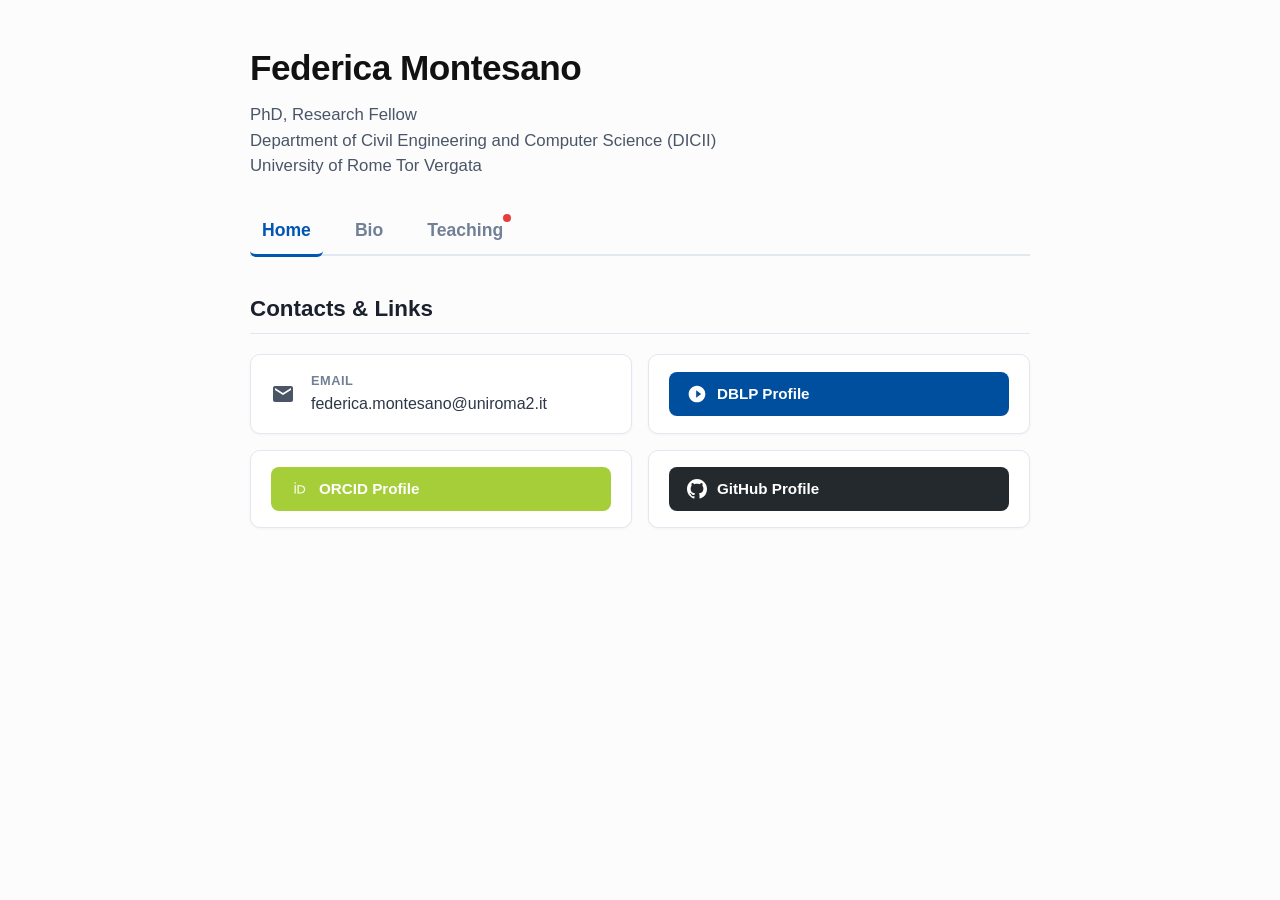
<file: index.html>
<!DOCTYPE html>
<html lang="it">
<head>
    <meta charset="UTF-8">
    <meta name="viewport" content="width=device-width, initial-scale=1.0">
    <title>Federica Montesano | Academic Homepage</title>
    <link rel="stylesheet" href="style.css">
</head>
<body>

    <header>
        <h1>Federica Montesano</h1>
        <p class="affiliation">
            PhD, Research Fellow<br>
            Department of Civil Engineering and Computer Science (DICII)<br>
            University of Rome Tor Vergata
        </p>
    </header>

    <nav>
        <a href="index.html" class="active">Home</a>
        <a href="bio.html">Bio</a>
        <a href="teaching.html" class="has-new">Teaching</a>
    </nav>

    <main>
        <h2>Contacts & Links</h2>
        <div class="contacts-grid">
            <div class="contact-card">
                <svg class="contact-icon" viewBox="0 0 24 24"><path d="M20 4H4c-1.1 0-1.99.9-1.99 2L2 18c0 1.1.9 2 2 2h16c1.1 0 2-.9 2-2V6c0-1.1-.9-2-2-2zm0 4l-8 5-8-5V6l8 5 8-5v2z"/></svg>
                <div class="contact-info">
                    <span class="contact-label">Email</span>
                    <a href="mailto:federica.montesano@uniroma2.it" class="contact-value">federica.montesano@uniroma2.it</a>
                </div>
            </div>

            <div class="contact-card">
                <a href="https://dblp.org/pid/322/9845.html" target="_blank" class="badge-link badge-dblp">
                    <svg viewBox="0 0 24 24"><path d="M12 2C6.48 2 2 6.48 2 12s4.48 10 10 10 10-4.48 10-10S17.52 2 12 2zm-1 14.5v-9l6 4.5-6 4.5z"/></svg>
                    DBLP Profile
                </a>
            </div>

            <div class="contact-card">
                <a href="https://orcid.org/0000-0002-9875-6601" target="_blank" class="badge-link badge-orcid">
                    <svg viewBox="0 0 256 256"><path d="M256 128c0 70.7-57.3 128-128 128S0 198.7 0 128 57.3 0 128 0s128 57.3 128 128z" fill="#a6ce39"/><path d="M86.3 186.2H70.9V79.1h15.4v107.1zM108.9 79.1h41.6c39.6 0 57 28.3 57 53.6 0 27.5-21.5 53.5-56.8 53.5h-41.8V79.1zm15.4 93.3h24.5c34.9 0 42.9-26.5 42.9-39.7 0-21.5-13.7-39.7-43.7-39.7h-23.7v79.4zM78.6 60.1c-5.5 0-10-4.5-10-10s4.5-10 10-10 10 4.5 10 10-4.5 10-10 10z" fill="#fff"/></svg>
                    ORCID Profile
                </a>
            </div>

            <div class="contact-card">
                <a href="https://github.com/federicamontes" target="_blank" class="badge-link badge-github">
                    <svg viewBox="0 0 24 24"><path d="M12 0C5.37 0 0 5.37 0 12c0 5.31 3.435 9.795 8.205 11.385.6.105.825-.255.825-.57 0-.285-.015-1.23-.015-2.235-3.015.555-3.795-.735-4.035-1.41-.135-.345-.72-1.41-1.23-1.695-.42-.225-1.02-.78-.015-.795.945-.015 1.62.87 1.845 1.23 1.08 1.815 2.805 1.305 3.495.99.105-.78.42-1.305.765-1.605-2.67-.3-5.46-1.335-5.46-5.925 0-1.305.465-2.385 1.23-3.225-.12-.3-.54-1.53.12-3.18 0 0 1.005-.315 3.3 1.23.96-.27 1.98-.405 3-.405s2.04.135 3 .405c2.295-1.56 3.3-1.23 3.3-1.23.66 1.65.24 2.88.12 3.18.765.84 1.23 1.905 1.23 3.225 0 4.605-2.805 5.625-5.475 5.925.435.375.81 1.095.81 2.22 0 1.605-.015 2.895-.015 3.3 0 .315.225.69.825.57A12.02 12.02 0 0024 12c0-6.63-5.37-12-12-12z"/></svg>
                    GitHub Profile
                </a>
            </div>
        </div>
    </main>

</body>
</html>
</file>
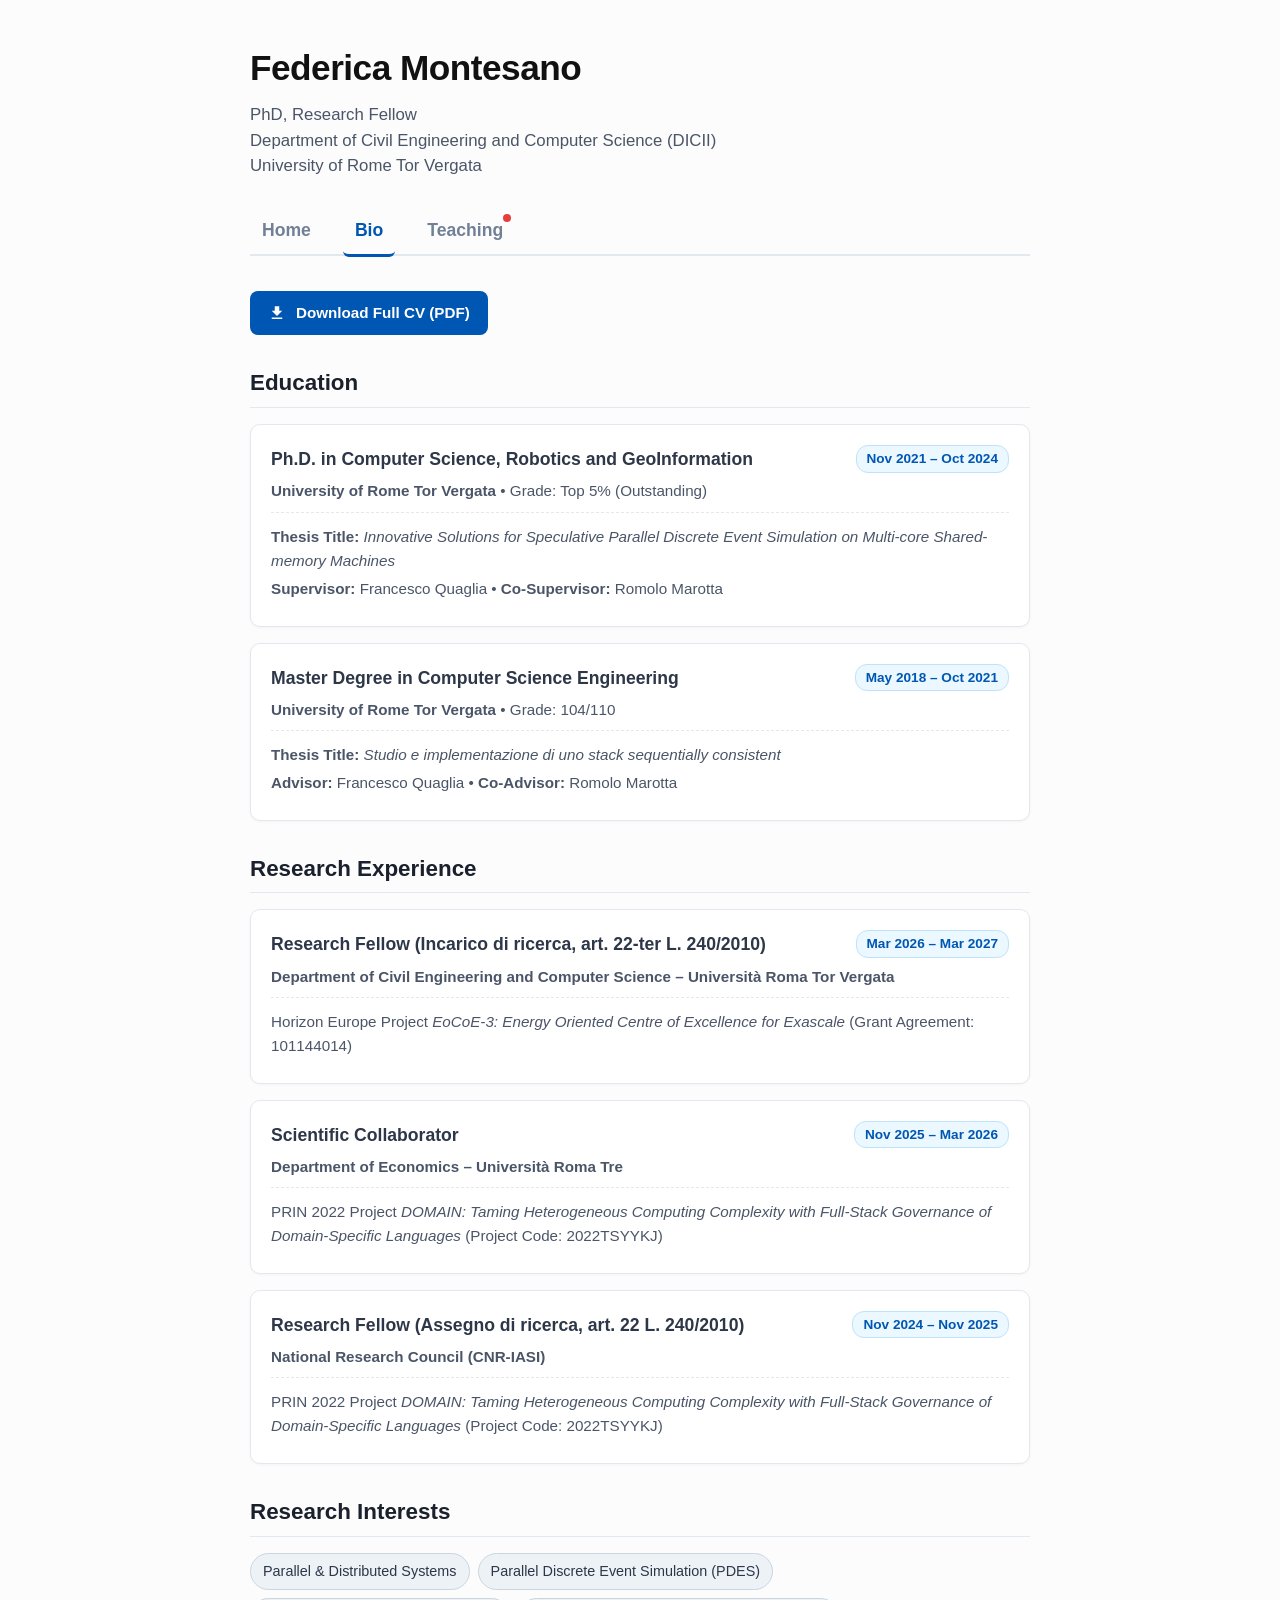
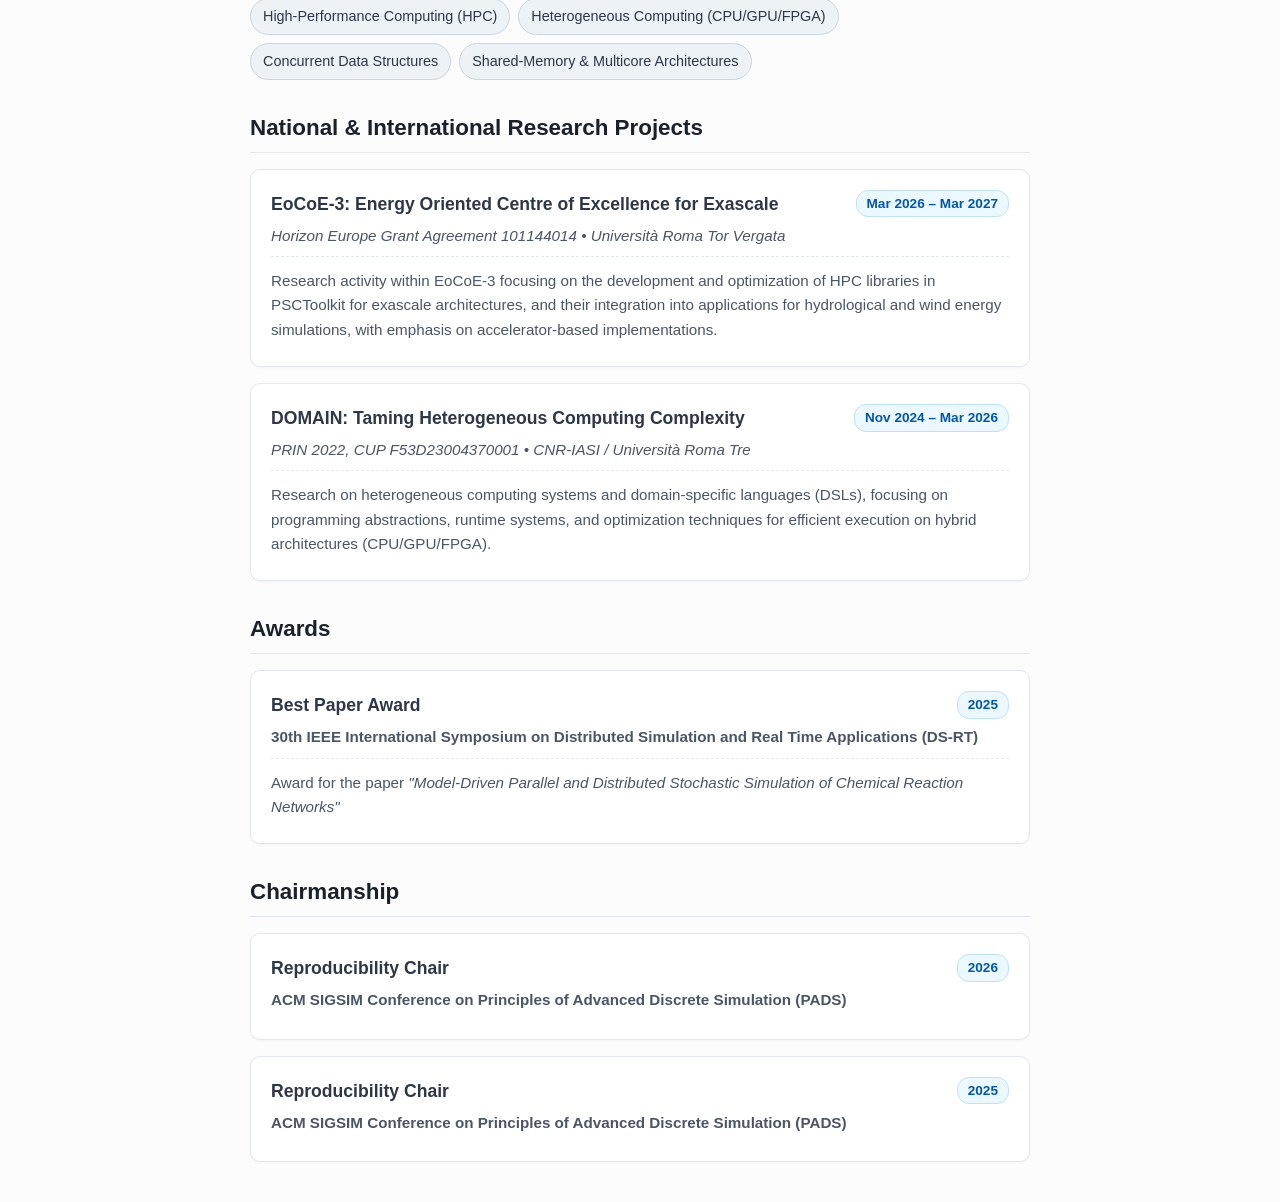
<file: bio.html>
<!DOCTYPE html>
<html lang="it">
<head>
    <meta charset="UTF-8">
    <meta name="viewport" content="width=device-width, initial-scale=1.0">
    <title>Bio | Federica Montesano</title>
    <link rel="stylesheet" href="style.css">
</head>
<body>

    <header>
        <h1>Federica Montesano</h1>
        <p class="affiliation">
            PhD, Research Fellow<br>
            Department of Civil Engineering and Computer Science (DICII)<br>
            University of Rome Tor Vergata
        </p>
    </header>

    <nav>
        <a href="index.html">Home</a>
        <a href="bio.html" class="active">Bio</a>
        <a href="teaching.html" class="has-new">Teaching</a>
    </nav>

    <main>
        <div class="cv-download-container">
            <a href="CV_Federica_Montesano.pdf" target="_blank" class="btn-cv">
                <svg viewBox="0 0 24 24"><path d="M19 9h-4V3H9v6H5l7 7 7-7zM5 18v2h14v-2H5z"/></svg>
                Download Full CV (PDF)
            </a>
        </div>

        <h2>Education</h2>
        <div class="timeline-item">
            <div class="timeline-header">
                <h3 class="timeline-title">Ph.D. in Computer Science, Robotics and GeoInformation</h3>
                <span class="timeline-date">Nov 2021 – Oct 2024</span>
            </div>
            <div class="timeline-subtitle">
                <strong>University of Rome Tor Vergata</strong> &bull; Grade: Top 5% (Outstanding)
            </div>
            <div class="timeline-details">
                <p><strong>Thesis Title:</strong> <em>Innovative Solutions for Speculative Parallel Discrete Event Simulation on Multi-core Shared-memory Machines</em></p>
                <p><strong>Supervisor:</strong> Francesco Quaglia &bull; <strong>Co-Supervisor:</strong> Romolo Marotta</p>
            </div>
        </div>

        <div class="timeline-item">
            <div class="timeline-header">
                <h3 class="timeline-title">Master Degree in Computer Science Engineering</h3>
                <span class="timeline-date">May 2018 – Oct 2021</span>
            </div>
            <div class="timeline-subtitle">
                <strong>University of Rome Tor Vergata</strong> &bull; Grade: 104/110
            </div>
            <div class="timeline-details">
                <p><strong>Thesis Title:</strong> <em>Studio e implementazione di uno stack sequentially consistent</em></p>
                <p><strong>Advisor:</strong> Francesco Quaglia &bull; <strong>Co-Advisor:</strong> Romolo Marotta</p>
            </div>
        </div>

        <h2>Research Experience</h2>
        <div class="timeline-item">
            <div class="timeline-header">
                <h3 class="timeline-title">Research Fellow (Incarico di ricerca, art. 22-ter L. 240/2010)</h3>
                <span class="timeline-date">Mar 2026 – Mar 2027</span>
            </div>
            <div class="timeline-subtitle">
                <strong>Department of Civil Engineering and Computer Science – Università Roma Tor Vergata</strong>
            </div>
            <div class="timeline-details">
                <p>Horizon Europe Project <em>EoCoE-3: Energy Oriented Centre of Excellence for Exascale</em> (Grant Agreement: 101144014)</p>
            </div>
        </div>

        <div class="timeline-item">
            <div class="timeline-header">
                <h3 class="timeline-title">Scientific Collaborator</h3>
                <span class="timeline-date">Nov 2025 – Mar 2026</span>
            </div>
            <div class="timeline-subtitle">
                <strong>Department of Economics – Università Roma Tre</strong>
            </div>
            <div class="timeline-details">
                <p>PRIN 2022 Project <em>DOMAIN: Taming Heterogeneous Computing Complexity with Full-Stack Governance of Domain-Specific Languages</em> (Project Code: 2022TSYYKJ)</p>
            </div>
        </div>

        <div class="timeline-item">
            <div class="timeline-header">
                <h3 class="timeline-title">Research Fellow (Assegno di ricerca, art. 22 L. 240/2010)</h3>
                <span class="timeline-date">Nov 2024 – Nov 2025</span>
            </div>
            <div class="timeline-subtitle">
                <strong>National Research Council (CNR-IASI)</strong>
            </div>
            <div class="timeline-details">
                <p>PRIN 2022 Project <em>DOMAIN: Taming Heterogeneous Computing Complexity with Full-Stack Governance of Domain-Specific Languages</em> (Project Code: 2022TSYYKJ)</p>
            </div>
        </div>

        <h2>Research Interests</h2>
        <div class="tag-container">
            <span class="tag">Parallel & Distributed Systems</span>
            <span class="tag">Parallel Discrete Event Simulation (PDES)</span>
            <span class="tag">High-Performance Computing (HPC)</span>
            <span class="tag">Heterogeneous Computing (CPU/GPU/FPGA)</span>
            <span class="tag">Concurrent Data Structures</span>
            <span class="tag">Shared-Memory & Multicore Architectures</span>
        </div>

        <h2>National & International Research Projects</h2>
        <div class="timeline-item">
            <div class="timeline-header">
                <h3 class="timeline-title">EoCoE-3: Energy Oriented Centre of Excellence for Exascale</h3>
                <span class="timeline-date">Mar 2026 – Mar 2027</span>
            </div>
            <div class="timeline-subtitle">
                <em>Horizon Europe Grant Agreement 101144014 &bull; Università Roma Tor Vergata</em>
            </div>
            <div class="timeline-details">
                <p>Research activity within EoCoE-3 focusing on the development and optimization of HPC libraries in PSCToolkit for exascale architectures, and their integration into applications for hydrological and wind energy simulations, with emphasis on accelerator-based implementations.</p>
            </div>
        </div>

        <div class="timeline-item">
            <div class="timeline-header">
                <h3 class="timeline-title">DOMAIN: Taming Heterogeneous Computing Complexity</h3>
                <span class="timeline-date">Nov 2024 – Mar 2026</span>
            </div>
            <div class="timeline-subtitle">
                <em>PRIN 2022, CUP F53D23004370001 &bull; CNR-IASI / Università Roma Tre</em>
            </div>
            <div class="timeline-details">
                <p>Research on heterogeneous computing systems and domain-specific languages (DSLs), focusing on programming abstractions, runtime systems, and optimization techniques for efficient execution on hybrid architectures (CPU/GPU/FPGA).</p>
            </div>
        </div>

        <h2>Awards</h2>
        <div class="timeline-item">
            <div class="timeline-header">
                <h3 class="timeline-title">Best Paper Award</h3>
                <span class="timeline-date">2025</span>
            </div>
            <div class="timeline-subtitle">
                <strong>30th IEEE International Symposium on Distributed Simulation and Real Time Applications (DS-RT)</strong>
            </div>
            <div class="timeline-details">
                <p>Award for the paper <em>"Model-Driven Parallel and Distributed Stochastic Simulation of Chemical Reaction Networks"</em></p>
            </div>
        </div>

        <h2>Chairmanship</h2>
        <div class="timeline-item">
            <div class="timeline-header">
                <h3 class="timeline-title">Reproducibility Chair</h3>
                <span class="timeline-date">2026</span>
            </div>
            <div class="timeline-subtitle">
                <strong>ACM SIGSIM Conference on Principles of Advanced Discrete Simulation (PADS)</strong>
            </div>
        </div>

        <div class="timeline-item">
            <div class="timeline-header">
                <h3 class="timeline-title">Reproducibility Chair</h3>
                <span class="timeline-date">2025</span>
            </div>
            <div class="timeline-subtitle">
                <strong>ACM SIGSIM Conference on Principles of Advanced Discrete Simulation (PADS)</strong>
            </div>
        </div>
    </main>

</body>
</html>
</file>
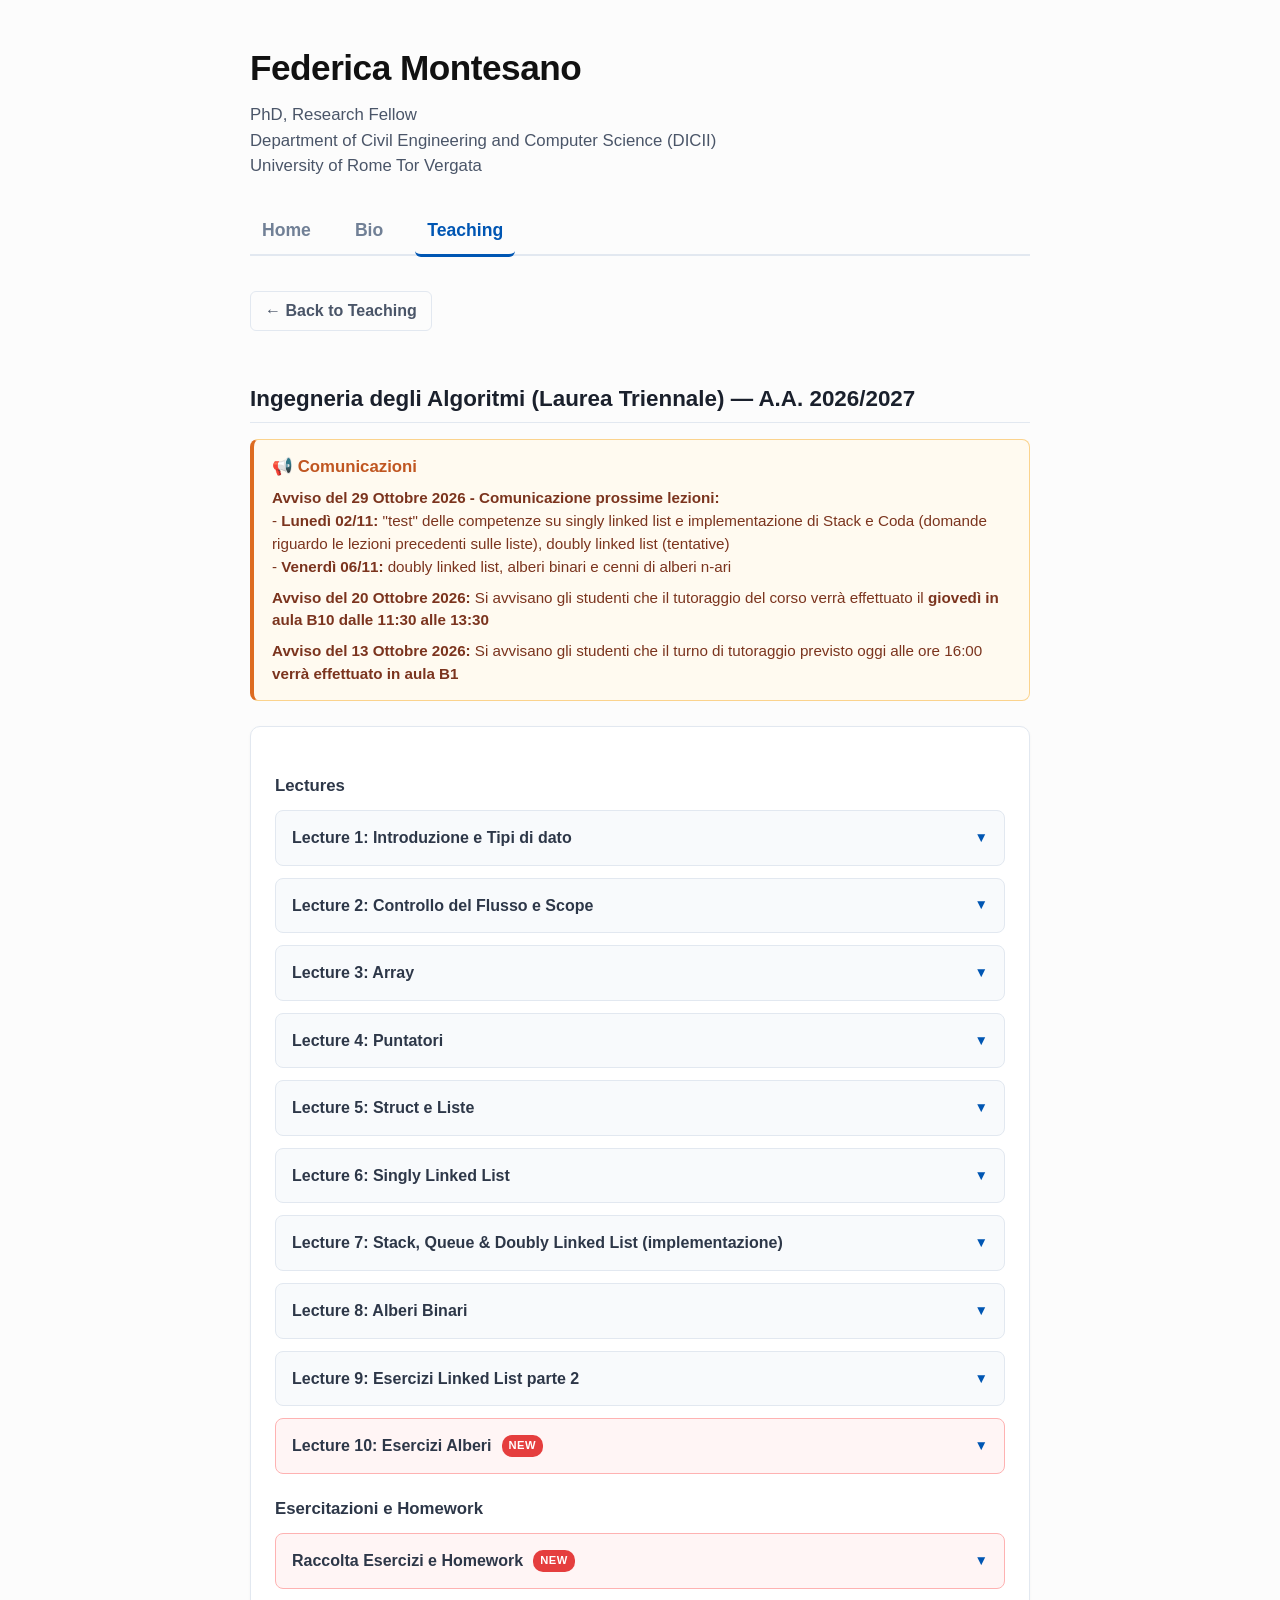
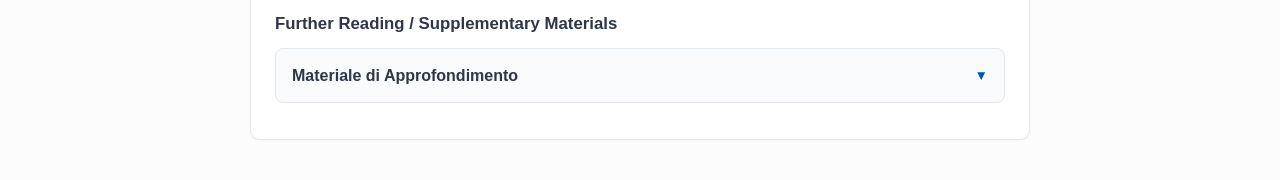
<file: ingAlg.html>
<!DOCTYPE html>
<html lang="it">
<head>
    <meta charset="UTF-8">
    <meta name="viewport" content="width=device-width, initial-scale=1.0">
    <title>Ingegneria degli Algoritmi | Federica Montesano</title>
    <link rel="stylesheet" href="style.css">
    <style>
        /* Stili aggiuntivi per le sezioni a scomparsa (Accordion) */
        details {
            background-color: #f8fafc;
            border: 1px solid var(--border-color);
            border-radius: 8px;
            margin-bottom: 12px;
            overflow: hidden;
            transition: background-color 0.15s ease;
        }

        details.item-new {
            background-color: #fff5f5;
            border-color: #feb2b2;
        }

        summary {
            padding: 14px 16px;
            font-weight: 600;
            color: #2d3748;
            cursor: pointer;
            display: flex;
            align-items: center;
            justify-content: space-between;
            user-select: none;
            outline: none;
        }

        summary:hover {
            background-color: #f1f5f9;
        }

        details.item-new summary:hover {
            background-color: #fed7d7;
        }

        /* Rimuove il triangolo di default e personalizza lo spazio dei contenuti interni */
        summary::-webkit-details-marker {
            display: none;
        }

        .details-content {
            padding: 0 16px 16px 16px;
            border-top: 1px solid var(--border-color);
            background-color: #ffffff;
            margin-top: 4px;
        }

        details.item-new .details-content {
            border-top-color: #feb2b2;
        }

        .lecture-header-info {
            display: flex;
            align-items: center;
            gap: 10px;
        }

        /* Stile per il box comunicazioni */
        .announcement-box {
            background-color: #fffaf0;
            border: 1px solid #fbd38d;
            border-left: 4px solid #dd6b20;
            padding: 14px 18px;
            border-radius: 8px;
            margin-bottom: 25px;
            font-size: 0.95rem;
            color: #7b341e;
        }

        .announcement-box h4 {
            margin: 0 0 6px 0;
            color: #c05621;
            font-size: 1.05rem;
            display: flex;
            align-items: center;
            gap: 8px;
        }

        .announcement-box p {
            margin: 0 0 8px 0;
            line-height: 1.5;
        }

        .announcement-box p:last-child {
            margin-bottom: 0;
        }
    </style>
</head>
<body>

    <header>
        <h1>Federica Montesano</h1>
        <p class="affiliation">
            PhD, Research Fellow<br>
            Department of Civil Engineering and Computer Science (DICII)<br>
            University of Rome Tor Vergata
        </p>
    </header>

    <nav>
        <a href="index.html">Home</a>
        <a href="bio.html">Bio</a>
        <a href="teaching.html" class="active">Teaching</a>
    </nav>

    <main>
        <a href="teaching.html" class="btn-back">&larr; Back to Teaching</a>

        <h2>Ingegneria degli Algoritmi (Laurea Triennale) — A.A. 2026/2027</h2>

        <!-- SEZIONE COMUNICAZIONI -->
        <div class="announcement-box">
            <h4>📢 Comunicazioni</h4>
            <p><strong>Avviso del 29 Ottobre 2026 - Comunicazione prossime lezioni:</strong><br>
            - <strong>Lunedì 02/11:</strong> "test" delle competenze su singly linked list e implementazione di Stack e Coda (domande riguardo le lezioni precedenti sulle liste), doubly linked list (tentative)<br>
            - <strong>Venerdì 06/11:</strong> doubly linked list, alberi binari e cenni di alberi n-ari</p>
            <p><strong>Avviso del 20 Ottobre 2026:</strong> Si avvisano gli studenti che il tutoraggio del corso verrà effettuato il <strong>giovedì in aula B10 dalle 11:30 alle 13:30</strong></p>
            <p><strong>Avviso del 13 Ottobre 2026:</strong> Si avvisano gli studenti che il turno di tutoraggio previsto oggi alle ore 16:00 <strong>verrà effettuato in aula B1</strong></p>
        </div> 

        <div class="course-card">
            <!-- MACRO SEZIONE: LECTURES -->
            <div class="resource-section">
                <h4>Lectures</h4>
                
                <!-- LECTURE 1 -->
                <details>
                    <summary>
                        <span class="lecture-header-info">
                            <span>Lecture 1: Introduzione e Tipi di dato</span>
                        </span>
                        <span style="font-size: 0.85rem; color: var(--primary-color);">▼</span>
                    </summary>
                    <div class="details-content">
                        <div class="resource-subitems" style="margin-top: 10px;">
                            <div class="resource-subitem">
                                <span class="sub-title">Slides: Introduzione</span>
                                <a href="slides/01-Introduzione.pdf" class="badge-pdf" target="_blank">PDF</a>
                            </div>
                            <div class="resource-subitem">
                                <span class="sub-title">Slides: Dati Elementari</span>
                                <a href="slides/02-DatiElementari.pdf" class="badge-pdf" target="_blank">PDF</a>
                            </div>
                            <div class="resource-subitem">
                                <span class="sub-title">Codici di esempio</span>
                                <a href="codes/codes-lecture1.zip" class="badge-zip" download>ZIP</a>
                            </div>
                        </div>
                    </div>
                </details>

                <!-- LECTURE 2 -->
                <details>
                    <summary>
                        <span class="lecture-header-info">
                            <span>Lecture 2: Controllo del Flusso e Scope</span>
                        </span>
                        <span style="font-size: 0.85rem; color: var(--primary-color);">▼</span>
                    </summary>
                    <div class="details-content">
                        <div class="resource-subitems" style="margin-top: 10px;">
                            <div class="resource-subitem">
                                <span class="sub-title">Slides: Controllo del Flusso e Scope</span>
                                <a href="slides/03-Controllo.pdf" class="badge-pdf" target="_blank">PDF</a>
                            </div>
                            <div class="resource-subitem">
                                <span class="sub-title">Codici Controllo del Flusso</span>
                                <a href="codes/codici-control.zip" class="badge-zip" download>ZIP</a>
                            </div>
                            <div class="resource-subitem">
                                <span class="sub-title">Ottimizzazioni</span>
                                <a href="codes/ottimizzazioni.zip" class="badge-zip" download>ZIP</a>
                            </div>
                        </div>
                    </div>
                </details>

                <!-- LECTURE 3: ARRAY -->
                <details>
                    <summary>
                        <span class="lecture-header-info">
                            <span>Lecture 3: Array</span>
                        </span>
                        <span style="font-size: 0.85rem; color: var(--primary-color);">▼</span>
                    </summary>
                    <div class="details-content">
                        <div class="resource-subitems" style="margin-top: 10px;">
                            <div class="resource-subitem">
                                <span class="sub-title">Slides: Array e Strutture Dati</span>
                                <a href="slides/04-Array.pdf" class="badge-pdf" target="_blank">PDF</a>
                            </div>
                            <div class="resource-subitem">
                                <span class="sub-title">Codici: Array</span>
                                <a href="codes/array.zip" class="badge-zip" download>ZIP</a>
                            </div>
                            <div class="resource-subitem">
                                <span class="sub-title">Codici: Multifile Extern</span>
                                <a href="codes/multifile-extern.zip" class="badge-zip" download>ZIP</a>
                            </div>
                        </div>
                    </div>
                </details>

                <!-- LECTURE 4: PUNTATORI -->
                <details>
                    <summary>
                        <span class="lecture-header-info">
                            <span>Lecture 4: Puntatori</span>
                        </span>
                        <span style="font-size: 0.85rem; color: var(--primary-color);">▼</span>
                    </summary>
                    <div class="details-content">
                        <div class="resource-subitems" style="margin-top: 10px;">
                            <div class="resource-subitem">
                                <span class="sub-title">Slides: Puntatori</span>
                                <a href="slides/05-Puntatori.pdf" class="badge-pdf" target="_blank">PDF</a>
                            </div>
                            <div class="resource-subitem">
                                <span class="sub-title">Codici: Puntatori</span>
                                <a href="codes/pointers.zip" class="badge-zip" download>ZIP</a>
                            </div>
                            <div class="resource-subitem">
                                <span class="sub-title">Codici: Puntatori (parte 2)</span>
                                <a href="codes/pointers2.zip" class="badge-zip" download>ZIP</a>
                            </div>
                        </div>
                    </div>
                </details>

                <!-- LECTURE 5: STRUCT E LISTE -->
                <details>
                    <summary>
                        <span class="lecture-header-info">
                            <span>Lecture 5: Struct e Liste</span>
                        </span>
                        <span style="font-size: 0.85rem; color: var(--primary-color);">▼</span>
                    </summary>
                    <div class="details-content">
                        <div class="resource-subitems" style="margin-top: 10px;">
                            <div class="resource-subitem">
                                <span class="sub-title">Slides: Struct e Liste</span>
                                <a href="slides/06-Strutture.pdf" class="badge-pdf" target="_blank">PDF</a>
                            </div>
                            <div class="resource-subitem">
                                <span class="sub-title">Codici: Struct</span>
                                <a href="codes/struct.zip" class="badge-zip" download>ZIP</a>
                            </div>
                        </div>
                    </div>
                </details>

                <!-- LECTURE 6: SINGLY LINKED LIST -->
                <details>
                    <summary>
                        <span class="lecture-header-info">
                            <span>Lecture 6: Singly Linked List</span>
                        </span>
                        <span style="font-size: 0.85rem; color: var(--primary-color);">▼</span>
                    </summary>
                    <div class="details-content">
                        <div class="resource-subitems" style="margin-top: 10px;">
                            <div class="resource-subitem">
                                <span class="sub-title">Programma del corso</span>
                                <a href="suppl/recap_corso_C.pdf" class="badge-pdf" target="_blank">PDF</a>
                            </div>
                            <div class="resource-subitem">
                                <span class="sub-title">Singly/Doubly Linked Lists</span>
                                <a href="slides/linked_lists.pdf" class="badge-pdf" target="_blank">PDF</a>
                            </div>
                            <div class="resource-subitem">
                                <span class="sub-title">Stack/Queue</span>
                                <a href="slides/stack-queue.pdf" class="badge-pdf" target="_blank">PDF</a>
                            </div>
                            <div class="resource-subitem">
                                <span class="sub-title">Codici e Figure Dimostrative Singly Linked List</span>
                                <div style="display: flex; gap: 6px;">
                                    <a href="codes/singly-linked-list.zip" class="badge-zip" download>ZIP</a>
                                    <a href="suppl/LinkedList-figures.zip" class="badge-zip" download>ZIP</a>
                                </div>
                            </div>
                        </div>
                    </div>
                </details>

                <!-- LECTURE 7: STACK, QUEUE & DOUBLY LINKED LIST (IMPLEMENTAZIONE) -->
                <details>
                    <summary>
                        <span class="lecture-header-info">
                            <span>Lecture 7: Stack, Queue & Doubly Linked List (implementazione)</span>
                        </span>
                        <span style="font-size: 0.85rem; color: var(--primary-color);">▼</span>
                    </summary>
                    <div class="details-content">
                        <div class="resource-subitems" style="margin-top: 10px;">
                            <div class="resource-subitem">
                                <span class="sub-title">Stack (implementazione)</span>
                                <a href="codes/stack.zip" class="badge-zip" download>ZIP</a>
                            </div>
                            <div class="resource-subitem">
                                <span class="sub-title">Queue (implementazione)</span>
                                <a href="codes/queue.zip" class="badge-zip" download>ZIP</a>
                            </div>
                            <div class="resource-subitem">
                                <span class="sub-title">Doubly Linked List (implementazione e figure)</span>
                                <div style="display: flex; gap: 6px;">
                                    <a href="codes/doubly-ll.zip" class="badge-zip" download>ZIP</a>
                                    <a href="suppl/doubly-ll-figures.zip" class="badge-zip" download>ZIP</a>
                                </div>
                            </div>
                        </div>
                    </div>
                </details>

                <!-- LECTURE 8: ALBERI BINARI -->
                <details>
                    <summary>
                        <span class="lecture-header-info">
                            <span>Lecture 8: Alberi Binari</span>
                        </span>
                        <span style="font-size: 0.85rem; color: var(--primary-color);">▼</span>
                    </summary>
                    <div class="details-content">
                        <div class="resource-subitems" style="margin-top: 10px;">
                            <div class="resource-subitem">
                                <span class="sub-title">Alberi</span>
                                <a href="suppl/tree.pdf" class="badge-pdf" target="_blank">PDF</a>
                            </div>
                            <div class="resource-subitem">
                                <span class="sub-title">Alberi (implementazione)</span>
                                <a href="codes/tree.zip" class="badge-zip" download>ZIP</a>
                            </div>
                            <div class="resource-subitem">
                                <span class="sub-title">Esercizi Linked List (parte 1)</span>
                                <a href="codes/esercizi-liste-1.zip" class="badge-zip" download>ZIP</a>
                            </div>
                        </div>
                    </div>
                </details>

                <!-- LECTURE 9: ESERCIZI LINKED LIST PARTE 2 -->
                <details>
                    <summary>
                        <span class="lecture-header-info">
                            <span>Lecture 9: Esercizi Linked List parte 2</span>
                        </span>
                        <span style="font-size: 0.85rem; color: var(--primary-color);">▼</span>
                    </summary>
                    <div class="details-content">
                        <div class="resource-subitems" style="margin-top: 10px;">
                            <div class="resource-subitem">
                                <div class="resource-info">
                                    <span class="sub-title">Lezione 9: Esercizi Linked Lists</span>
                                </div>
                                <div style="display: flex; gap: 6px;">
                                    <a href="slides/Lecture9.pdf" class="badge-pdf" target="_blank">PDF</a>
                                    <a href="esercizi/esercizi-liste-2.zip" class="badge-zip" download>ZIP</a>
                                </div>
                            </div>
                        </div>
                    </div>
                </details>

                <!-- LECTURE 10: ESERCIZI ALBERI -->
                <details class="item-new">
                    <summary>
                        <span class="lecture-header-info">
                            <span>Lecture 10: Esercizi Alberi</span>
                            <span class="badge-new">NEW</span>
                        </span>
                        <span style="font-size: 0.85rem; color: var(--primary-color);">▼</span>
                    </summary>
                    <div class="details-content">
                        <div class="resource-subitems" style="margin-top: 10px;">
                            <div class="resource-subitem" style="background-color: #fff5f5; border-color: #feb2b2;">
                                <div class="resource-info">
                                    <span class="sub-title">Lezione 10: Esercizi Alberi</span>
                                    <span class="badge-new">NEW</span>
                                </div>
                                <a href="slides/Lecture10.pdf" class="badge-pdf" target="_blank">PDF</a>
                            </div>
                        </div>
                    </div>
                </details>
            </div>

            <!-- SEZIONE SEPARATA: Esercitazioni e Homework -->
            <div class="resource-section">
                <h4>Esercitazioni e Homework</h4>
                
                <details class="item-new">
                    <summary>
                        <span class="lecture-header-info">
                            <span>Raccolta Esercizi e Homework</span>
                            <span class="badge-new">NEW</span>
                        </span>
                        <span style="font-size: 0.85rem; color: var(--primary-color);">▼</span>
                    </summary>
                    <div class="details-content">
                        <div class="resource-subitems" style="margin-top: 10px;">
                            <div class="resource-subitem">
                                <span class="sub-title">Esercizi 1: Tipi di dato</span>
                                <a href="esercizi/tipi.txt" class="badge-file" target="_blank">FILE</a>
                            </div>

                            <div class="resource-subitem">
                                <span class="sub-title">Homework 1: Controllo del Flusso - Soluzioni</span>
                                <div style="display: flex; gap: 6px;">
                                    <a href="esercizi/esercizi1.txt" class="badge-file" target="_blank">FILE</a>
                                    <a href="codes/esercizi-control-soluzioni.zip" class="badge-zip" download>ZIP</a>
                                </div>
                            </div>

                            <div class="resource-subitem" style="background-color: #fff5f5; border-color: #feb2b2;">
                                <div class="resource-info">
                                    <span class="sub-title">Homework 2: Esercizi Array 1 e Soluzioni</span>
                                    <span class="badge-new">NEW</span>
                                </div>
                                <div style="display: flex; gap: 6px;">
                                    <a href="esercizi/esercizi-array1.txt" class="badge-file" target="_blank">FILE</a>
                                    <a href="esercizi/esercizi-array-1.zip" class="badge-zip" download>ZIP</a>
                                </div>
                            </div>

                            <div class="resource-subitem">
                                <span class="sub-title">Homework 3: Esercizi Array 2 - Soluzioni</span>
                                <div style="display: flex; gap: 6px;">
                                    <a href="esercizi/esercizi-array2.txt" class="badge-file" target="_blank">FILE</a>
                                    <a href="esercizi/esercizi-array-2.zip" class="badge-zip" download>ZIP</a>
                                </div>
                            </div>

                            <div class="resource-subitem">
                                <span class="sub-title">Homework 4: Puntatori - Soluzioni</span>
                                <div style="display: flex; gap: 6px;">
                                    <a href="esercizi/esercizi-pointers.txt" class="badge-file" target="_blank">FILE</a>
                                    <a href="esercizi/esercizi-puntatori.zip" class="badge-zip" download>ZIP</a>
                                </div>
                            </div>

                            <div class="resource-subitem">
                                <span class="sub-title">Homework 5: Linked List</span>
                                <a href="esercizi/esercizi-liste.txt" class="badge-file" target="_blank">FILE</a>
                            </div>

                            <div class="resource-subitem">
                                <span class="sub-title">Homework 6: Stack / Queue</span>
                                <a href="esercizi/esercizi-stack-queue.txt" class="badge-file" target="_blank">FILE</a>
                            </div>
                            
                            <div class="resource-subitem">
                                <span class="sub-title">Homework 7: Alberi</span>
                                <a href="esercizi/esercizi-tree.txt" class="badge-file" target="_blank">FILE</a>
                            </div>
                        </div>
                    </div>
                </details>
            </div>

            <!-- SEZIONE: Further Reading / Supplementary Materials -->
            <div class="resource-section">
                <h4>Further Reading / Supplementary Materials</h4>
                
                <details>
                    <summary>
                        <span class="lecture-header-info">
                            <span>Materiale di Approfondimento</span>
                        </span>
                        <span style="font-size: 0.85rem; color: var(--primary-color);">▼</span>
                    </summary>
                    <div class="details-content">
                        <div class="resource-subitems" style="margin-top: 10px;">
                            <div class="resource-subitem">
                                <div class="resource-info">
                                    <span class="sub-title">Approfondimento 1: lettura da input (parametri e stringhe), gestione errori (errno)</span>
                                </div>
                                <a href="suppl/approfondimento1.zip" class="badge-zip" download>ZIP</a>
                            </div>

                            <div class="resource-subitem">
                                <div class="resource-info">
                                    <span class="sub-title">Approfondimento 2: Debugger</span>
                                </div>
                                <div style="display: flex; gap: 6px;">
                                    <a href="suppl/debugger.txt" class="badge-file" target="_blank">TXT</a>
                                    <a href="suppl/debugger.pdf" class="badge-pdf" target="_blank">PDF</a>
                                </div>
                            </div>

                            <div class="resource-subitem">
                                <div class="resource-info">
                                    <span class="sub-title">Approfondimento 3: Linux Commands</span>
                                </div>
                                <div style="display: flex; gap: 6px;">
                                    <a href="suppl/linux-commands.txt" class="badge-file" target="_blank">TXT</a>
                                    <a href="suppl/cheat_sheet_linux_commands.pdf" class="badge-pdf" target="_blank">PDF</a>
                                </div>
                            </div>

                            <div class="resource-subitem">
                                <div class="resource-info">
                                    <span class="sub-title">Approfondimento 4: Cache</span>
                                </div>
                                <a href="suppl/cache_cpu.pdf" class="badge-pdf" target="_blank">PDF</a>
                            </div>

                            <div class="resource-subitem">
                                <div class="resource-info">
                                    <span class="sub-title">Approfondimento 5: Cenni sul Buffer Overflow</span>
                                </div>
                                <a href="suppl/overflow.zip" class="badge-zip" download>ZIP</a>
                            </div>
                        </div>
                    </div>
                </details>
            </div>
        </div>
    </main>

</body>
</html>
</file>
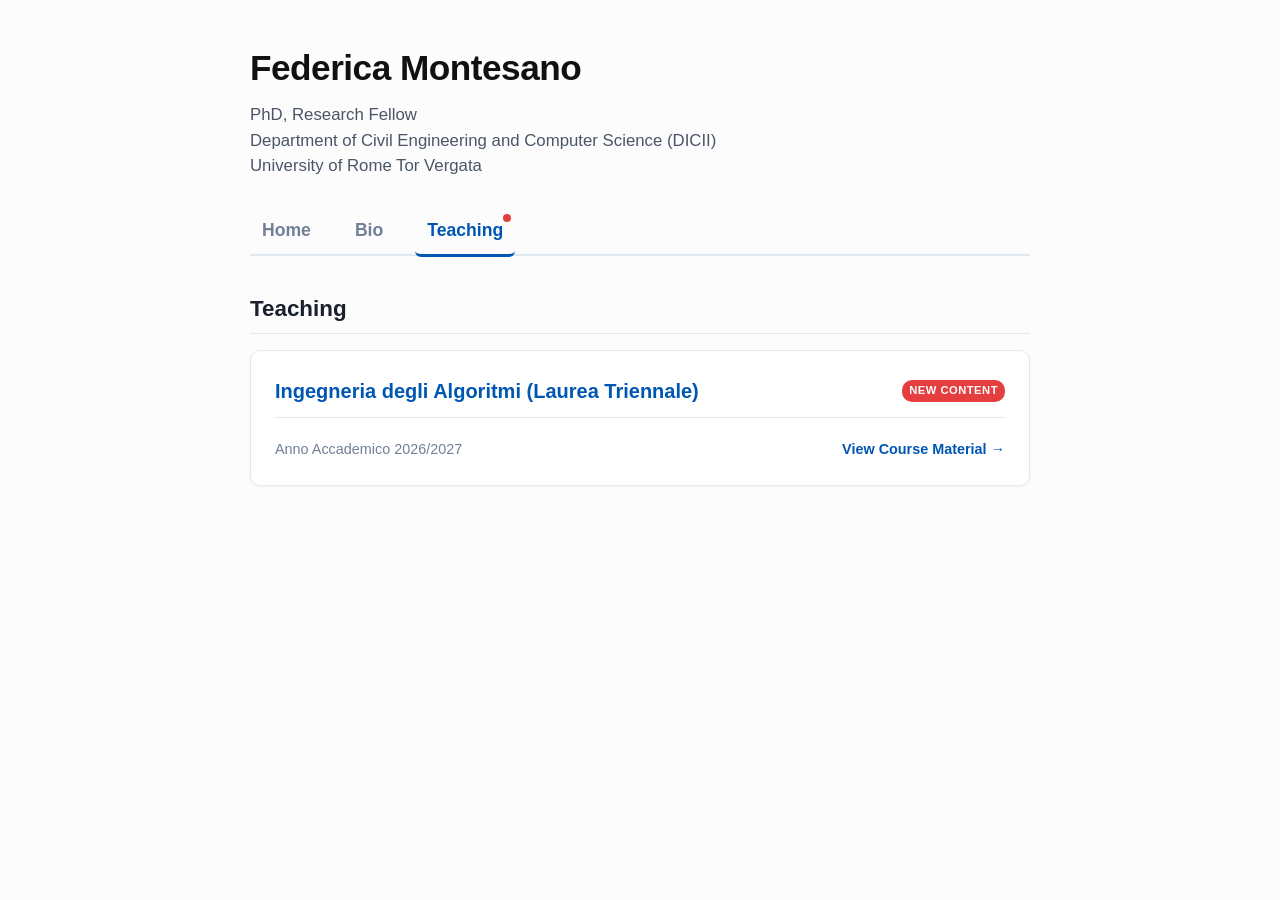
<file: teaching.html>
<!DOCTYPE html>
<html lang="it">
<head>
    <meta charset="UTF-8">
    <meta name="viewport" content="width=device-width, initial-scale=1.0">
    <title>Teaching | Federica Montesano</title>
    <link rel="stylesheet" href="style.css">
</head>
<body>

    <header>
        <h1>Federica Montesano</h1>
        <p class="affiliation">
            PhD, Research Fellow<br>
            Department of Civil Engineering and Computer Science (DICII)<br>
            University of Rome Tor Vergata
        </p>
    </header>

    <nav>
        <a href="index.html">Home</a>
        <a href="bio.html">Bio</a>
        <a href="teaching.html" class="active has-new">Teaching</a>
    </nav>

    <main>
        <h2>Teaching</h2>

        <a href="ingAlg.html" class="course-card-link">
            <div class="course-card">
                <h3>
                    Ingegneria degli Algoritmi (Laurea Triennale)
                    <span class="badge-new">NEW CONTENT</span>
                </h3>
                <div class="course-meta">
                    <span>Anno Accademico 2026/2027</span>
                    <span class="arrow-indicator">View Course Material &rarr;</span>
                </div>
            </div>
        </a>
    </main>

</body>
</html>
</file>
<file: style.css>
:root {
    --primary-color: #0056b3;
    --text-color: #2b2b2b;
    --bg-color: #fcfcfc;
    --card-bg: #ffffff;
    --border-color: #e2e8f0;
    --orcid-color: #a6ce39;
    --github-color: #24292e;
    --dblp-color: #004f9e;
    --new-badge-bg: #e53e3e;
    --new-badge-color: #ffffff;
}

body {
    font-family: -apple-system, BlinkMacSystemFont, "Segoe UI", Roboto, Helvetica, Arial, sans-serif;
    max-width: 780px;
    margin: 40px auto;
    padding: 0 20px;
    line-height: 1.6;
    color: var(--text-color);
    background-color: var(--bg-color);
}

/* Header */
header {
    margin-bottom: 30px;
}

h1 {
    font-size: 2.2rem;
    margin-bottom: 6px;
    color: #111;
    letter-spacing: -0.5px;
}

.affiliation {
    font-size: 1.05rem;
    color: #4a5568;
    margin-top: 0;
    line-height: 1.5;
}

/* Navigation Bar */
nav {
    display: flex;
    gap: 20px;
    border-bottom: 2px solid var(--border-color);
    margin-bottom: 35px;
    padding-bottom: 2px;
}

nav a {
    text-decoration: none;
    font-size: 1.1rem;
    font-weight: 600;
    color: #718096;
    padding: 8px 12px;
    border-radius: 6px;
    transition: all 0.2s ease;
    position: relative;
}

nav a:hover {
    color: var(--primary-color);
    background-color: #edf2f7;
}

nav a.active {
    color: var(--primary-color);
    border-bottom: 3px solid var(--primary-color);
    margin-bottom: -5px;
}

nav a.has-new::after {
    content: '';
    position: absolute;
    top: 6px;
    right: 4px;
    width: 8px;
    height: 8px;
    background-color: var(--new-badge-bg);
    border-radius: 50%;
    box-shadow: 0 0 0 2px var(--bg-color);
}

h2 {
    font-size: 1.4rem;
    color: #1a202c;
    margin-top: 30px;
    margin-bottom: 16px;
    border-bottom: 1px solid var(--border-color);
    padding-bottom: 6px;
}

/* Contacts Cards */
.contacts-grid {
    display: grid;
    grid-template-columns: repeat(auto-fit, minmax(280px, 1fr));
    gap: 16px;
    margin-top: 20px;
}

.contact-card {
    background: var(--card-bg);
    border: 1px solid var(--border-color);
    border-radius: 10px;
    padding: 16px 20px;
    display: flex;
    align-items: center;
    gap: 16px;
    box-shadow: 0 1px 3px rgba(0,0,0,0.04);
    transition: transform 0.15s ease, box-shadow 0.15s ease;
}

.contact-card:hover {
    transform: translateY(-2px);
    box-shadow: 0 4px 10px rgba(0,0,0,0.06);
}

.contact-icon {
    width: 24px;
    height: 24px;
    flex-shrink: 0;
    fill: #4a5568;
}

.contact-info {
    display: flex;
    flex-direction: column;
}

.contact-label {
    font-size: 0.8rem;
    text-transform: uppercase;
    letter-spacing: 0.5px;
    color: #718096;
    font-weight: 600;
}

.contact-value {
    font-size: 1rem;
    font-weight: 500;
    color: #2d3748;
    text-decoration: none;
    word-break: break-word;
}

a.contact-value:hover {
    color: var(--primary-color);
    text-decoration: underline;
}

.badge-link {
    display: inline-flex;
    align-items: center;
    gap: 10px;
    padding: 10px 18px;
    border-radius: 8px;
    color: white !important;
    font-weight: 600;
    text-decoration: none !important;
    font-size: 0.95rem;
    width: 100%;
    box-sizing: border-box;
    transition: opacity 0.2s ease, transform 0.15s ease;
}

.badge-link:hover {
    opacity: 0.9;
    transform: translateY(-2px);
}

.badge-link svg {
    width: 20px;
    height: 20px;
    fill: white;
    flex-shrink: 0;
}

.badge-orcid { background-color: var(--orcid-color); }
.badge-github { background-color: var(--github-color); }
.badge-dblp { background-color: var(--dblp-color); }

/* CV Button */
.cv-download-container { margin-bottom: 25px; }
.btn-cv {
    display: inline-flex;
    align-items: center;
    gap: 10px;
    background-color: var(--primary-color);
    color: white;
    padding: 10px 18px;
    border-radius: 8px;
    font-weight: 600;
    text-decoration: none;
    font-size: 0.95rem;
    transition: background-color 0.2s ease, transform 0.15s ease;
}
.btn-cv:hover {
    background-color: #004085;
    transform: translateY(-2px);
}
.btn-cv svg { width: 18px; height: 18px; fill: white; }

/* Timeline Elements */
.timeline-item {
    background: var(--card-bg);
    border: 1px solid var(--border-color);
    border-radius: 10px;
    padding: 20px;
    margin-bottom: 16px;
    box-shadow: 0 1px 3px rgba(0,0,0,0.04);
}
.timeline-header {
    display: flex;
    justify-content: space-between;
    align-items: flex-start;
    margin-bottom: 6px;
    flex-wrap: wrap;
    gap: 8px;
}
.timeline-title {
    font-size: 1.1rem;
    font-weight: 600;
    color: #2d3748;
    margin: 0;
}
.timeline-date {
    font-size: 0.85rem;
    font-weight: 600;
    color: var(--primary-color);
    background: #ebf8ff;
    padding: 2px 10px;
    border-radius: 12px;
    border: 1px solid #bee3f8;
    white-space: nowrap;
}
.timeline-subtitle { font-size: 0.95rem; color: #4a5568; margin-bottom: 6px; }
.timeline-details {
    font-size: 0.95rem;
    color: #4a5568;
    margin-top: 8px;
    padding-top: 8px;
    border-top: 1px dashed var(--border-color);
}
.timeline-details p { margin: 4px 0; }

/* Tags */
.tag-container {
    display: flex;
    flex-wrap: wrap;
    gap: 8px;
    margin-top: 10px;
    margin-bottom: 20px;
}
.tag {
    background: #edf2f7;
    color: #2d3748;
    padding: 6px 12px;
    border-radius: 20px;
    font-size: 0.9rem;
    font-weight: 500;
    border: 1px solid #cbd5e0;
}

/* Course Cards */
.course-card {
    background: var(--card-bg);
    border: 1px solid var(--border-color);
    border-radius: 10px;
    padding: 24px;
    margin-bottom: 25px;
    box-shadow: 0 1px 3px rgba(0,0,0,0.04);
}
.course-card h3 {
    margin-top: 0;
    color: var(--primary-color);
    border-bottom: 1px solid var(--border-color);
    padding-bottom: 10px;
    font-size: 1.25rem;
    display: flex;
    align-items: center;
    justify-content: space-between;
}
.course-card-link {
    text-decoration: none;
    color: inherit;
    display: block;
    transition: transform 0.15s ease, box-shadow 0.15s ease;
}
.course-card-link:hover {
    transform: translateY(-2px);
    box-shadow: 0 4px 12px rgba(0,0,0,0.08);
}
.course-card-link:hover h3 { text-decoration: underline; }
.course-meta {
    display: flex;
    justify-content: space-between;
    align-items: center;
    margin-top: 12px;
    font-size: 0.9rem;
    color: #718096;
}
.arrow-indicator { font-weight: bold; color: var(--primary-color); }

/* Buttons & Badges */
.btn-back {
    display: inline-flex;
    align-items: center;
    gap: 6px;
    background: none;
    border: 1px solid var(--border-color);
    padding: 6px 14px;
    border-radius: 6px;
    color: #4a5568;
    font-weight: 600;
    text-decoration: none;
    margin-bottom: 20px;
    transition: all 0.15s ease;
}
.btn-back:hover { background: #edf2f7; color: var(--primary-color); }

.resource-section { margin-top: 22px; }
.resource-section h4 {
    margin-bottom: 10px;
    color: #2d3748;
    font-size: 1.05rem;
}
.resource-list { list-style: none; padding-left: 0; margin-top: 8px; }
.resource-list li {
    padding: 12px 14px;
    margin-bottom: 12px;
    background-color: #f8fafc;
    border: 1px solid var(--border-color);
    border-radius: 6px;
}
.resource-header { display: flex; align-items: center; gap: 8px; margin-bottom: 6px; }
.resource-subitems { display: flex; flex-direction: column; gap: 6px; margin-top: 8px; padding-left: 4px; }
.resource-subitem {
    display: flex;
    align-items: center;
    justify-content: space-between;
    background: #ffffff;
    padding: 8px 12px;
    border-radius: 6px;
    border: 1px solid #e2e8f0;
}
.resource-info { display: flex; align-items: center; gap: 8px; flex-wrap: wrap; }
.resource-title { font-weight: 600; color: #2d3748; }
.sub-title { font-size: 0.95rem; color: #4a5568; }

.badge-pdf, .badge-file, .badge-zip {
    font-size: 0.8rem;
    padding: 3px 10px;
    border-radius: 4px;
    font-weight: 600;
    text-decoration: none;
    white-space: nowrap;
}
.badge-pdf { background: #ebf8ff; color: var(--primary-color); border: 1px solid #bee3f8; }
.badge-pdf:hover { background: #bee3f8; }
.badge-file { background: #f0fff4; color: #276749; border: 1px solid #c6f6d5; }
.badge-file:hover { background: #c6f6d5; }
.badge-zip { background: #fffaf0; color: #dd6b20; border: 1px solid #fbd38d; }
.badge-zip:hover { background: #fbd38d; }

.badge-new {
    font-size: 0.7rem;
    font-weight: 700;
    text-transform: uppercase;
    letter-spacing: 0.5px;
    background-color: var(--new-badge-bg);
    color: var(--new-badge-color);
    padding: 2px 7px;
    border-radius: 10px;
    display: inline-block;
    animation: pulse-badge 2s infinite;
}
@keyframes pulse-badge {
    0% { box-shadow: 0 0 0 0 rgba(229, 62, 62, 0.4); }
    70% { box-shadow: 0 0 0 6px rgba(229, 62, 62, 0); }
    100% { box-shadow: 0 0 0 0 rgba(229, 62, 62, 0); }
}

.resource-list li.item-new {
    background-color: #fff5f5;
    border-color: #feb2b2;
}
</file>
